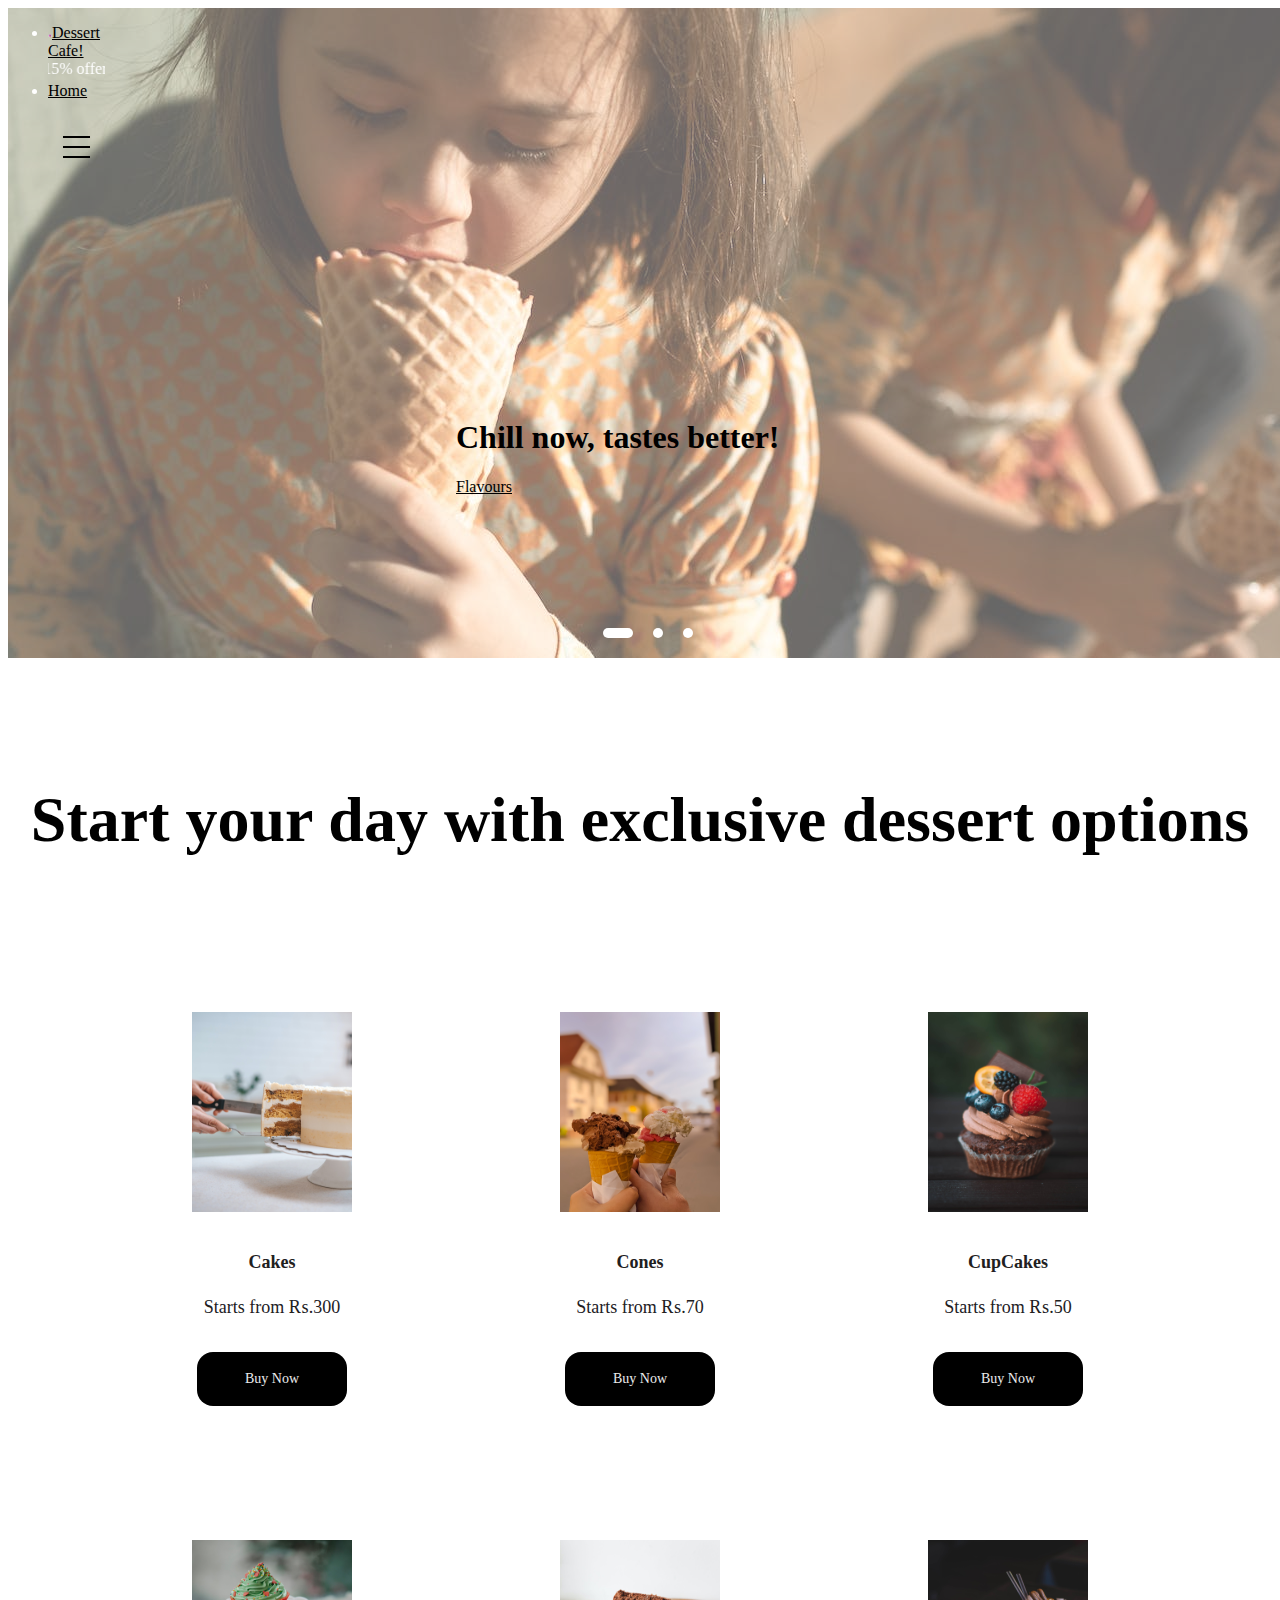
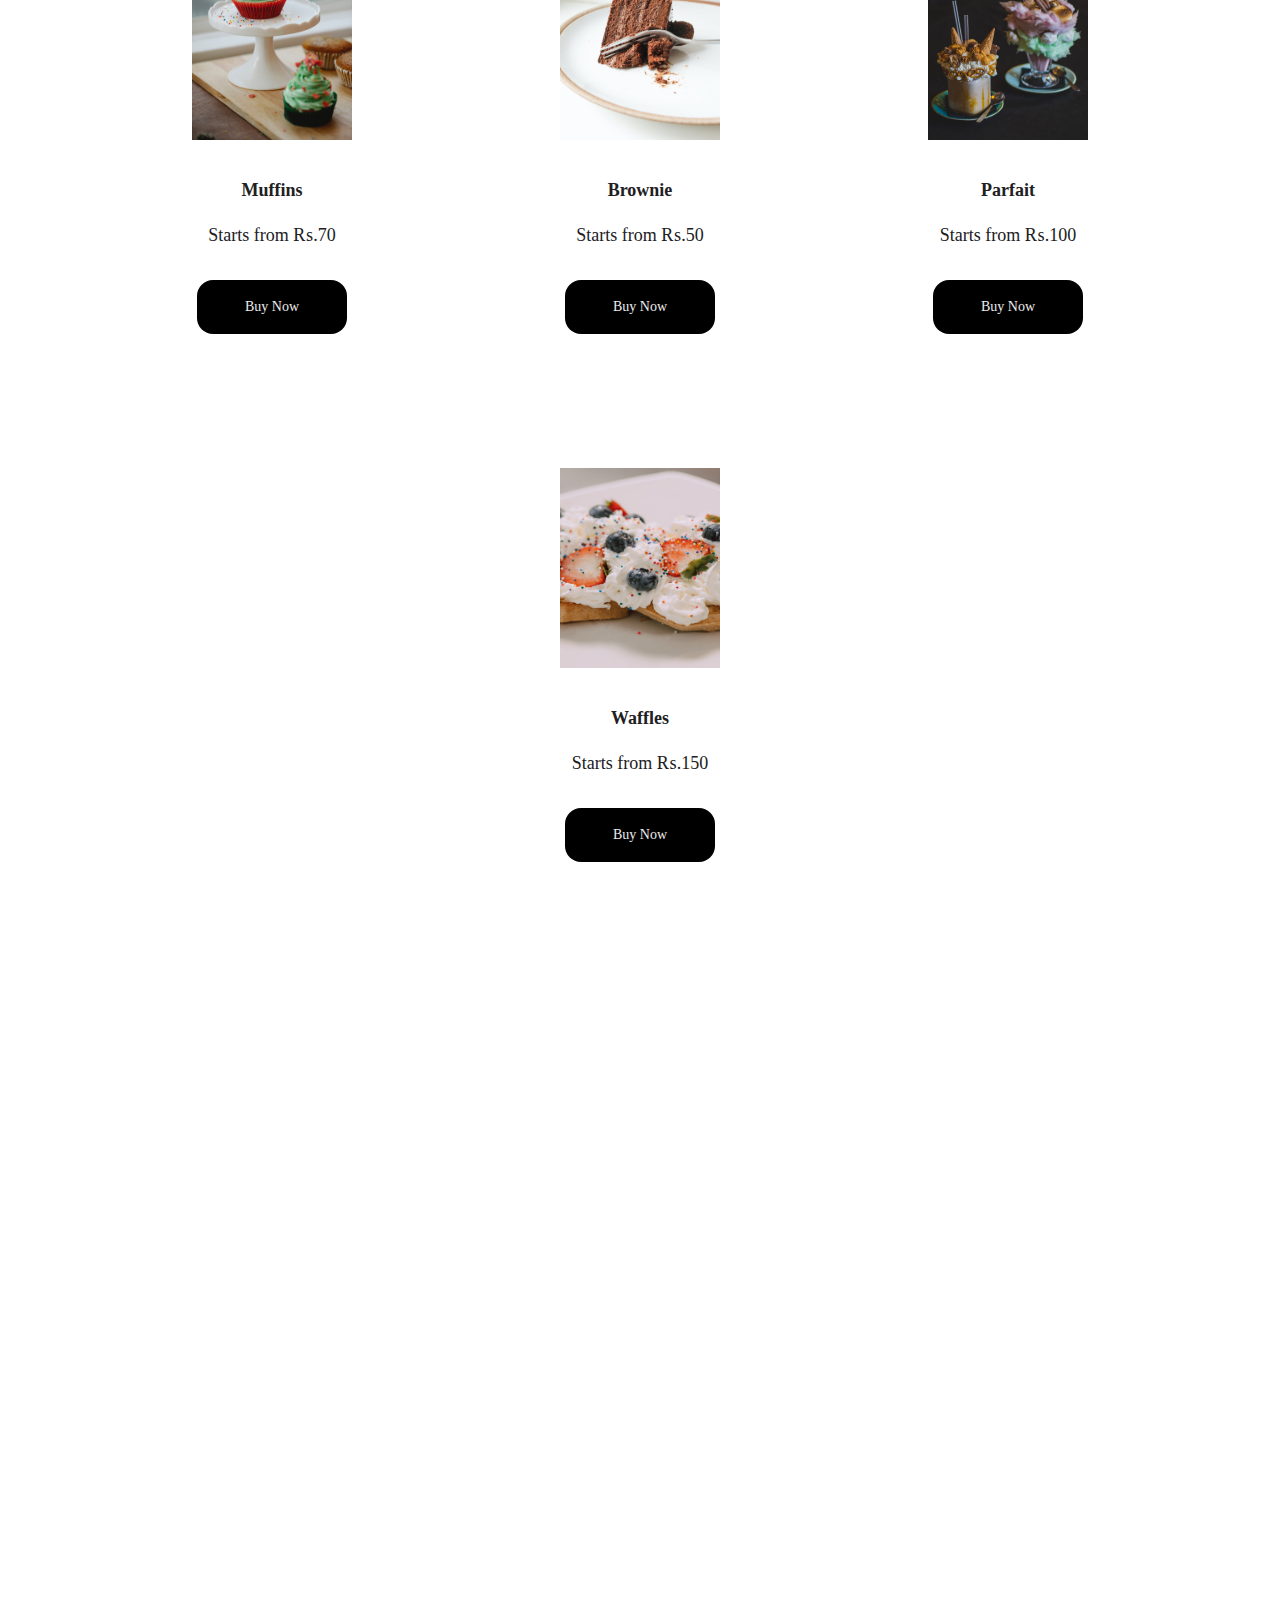
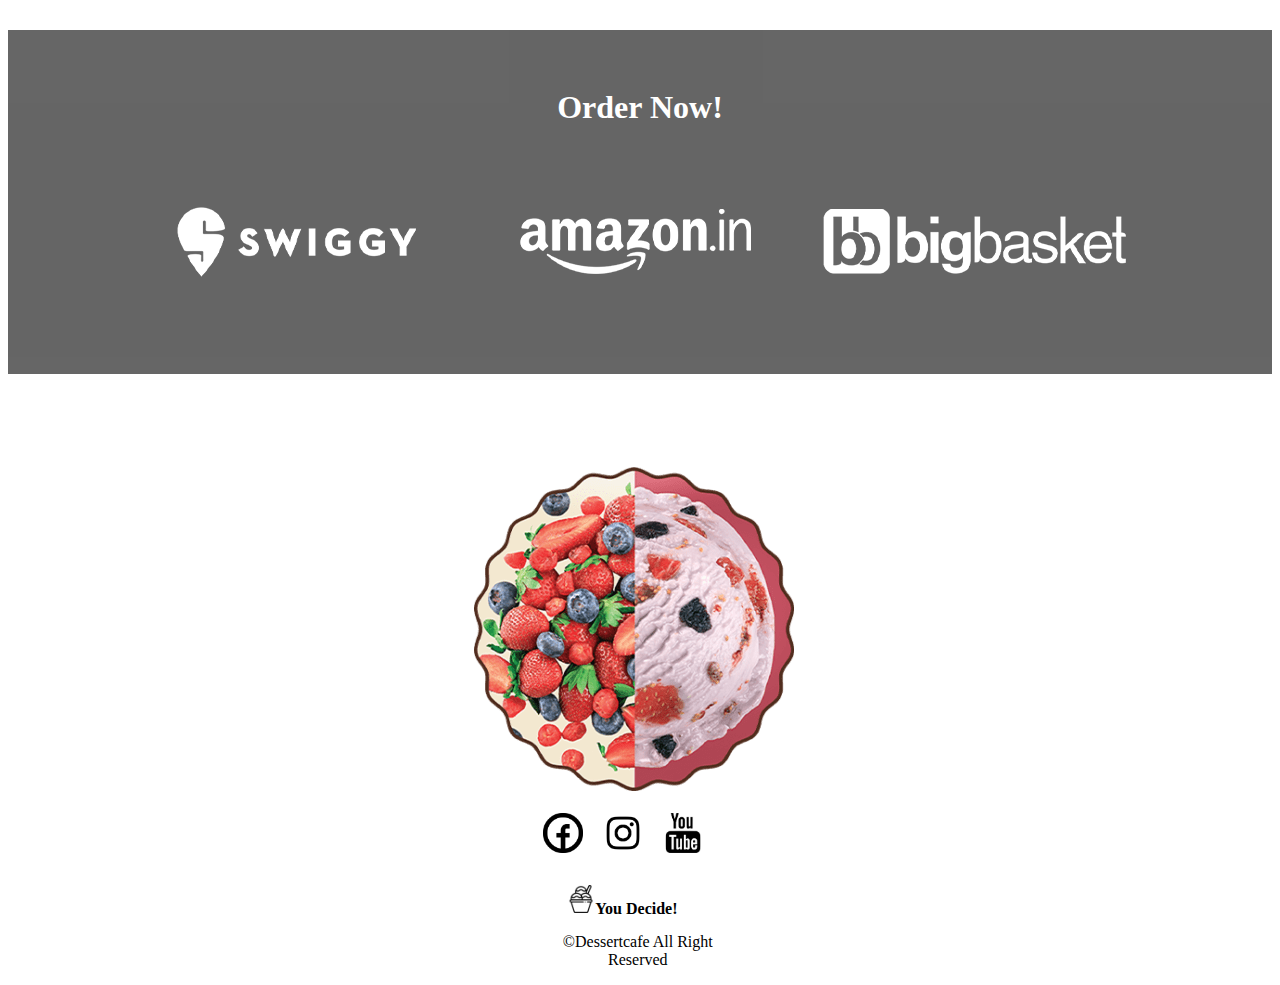
<file: index.html>
<!DOCTYPE html>
<html lang="en">

<head>
    <meta charset="UTF-8">
    <meta name="viewport" content="width=device-width, initial-scale=1.0">
    <title>Dessertcafe</title>
    <link rel="icon" type="image/x-icon" href="./1691779.png">
    <link rel="stylesheet" href="./style.css">
    <link rel="stylesheet" href="https://cdnjs.cloudflare.com/ajax/libs/font-awesome/6.5.1/css/all.min.css">
    <link href="https://cdn.jsdelivr.net/npm/bootstrap@5.3.2/dist/css/bootstrap.min.css" rel="stylesheet"
        integrity="sha384-T3c6CoIi6uLrA9TneNEoa7RxnatzjcDSCmG1MXxSR1GAsXEV/Dwwykc2MPK8M2HN" crossorigin="anonymous">
</head>

<body>
    <!--Nav bar-->
    <div id="navbar" class="nav navbar-dark  fixed-top">

        <ul class="nav nav-pills ">
            <nav class="navbar  navbar-expand-lg ">

                <li class="nav-item">
                    <a class="navbar-brand" id="icon" href="#" style="color: #000000;">

                        <img src="ice cream icon.png" alt="not found" width="7%">Dessert Cafe!
                    </a>
                </li>
                <marquee behavior="content" direction="right" style="color:#ffffff ;">Becoming our user getting upto 15%
                    offer!</marquee> <span></span>
                <li class="nav-item">
                    <a class="navbar-brand" aria-current="page" href="index.html" style="color: #000000;">Home</a>
                </li>
                &ensp;&ensp;&ensp;

                <div id="burger-menu">
                    <span></span>
                </div>

                <div id="menu">
                    <ul>
                        <li><a href="Login/index.html">Login</a></li>
                        <li><a href="about/index.html">About Us</a></li>
                        <li><a href="https://www.google.com/maps/d/viewer?mid=1CJ0groJj4c7Z0yPxdLlOgMUjZDpExeY&femb=1&ll=20.512903587584653%2C79.58302745000002&z=5">Contact Us</a></li>
                        <!-- <li><a href="#">Help</a></li> -->
                    </ul>
                </div>




            </nav>

        </ul>

    </div>


    <!-- sliding element -->
    <div class="slider">

        <div class="list">
            <div class="item">
                <img src="ice 1.jpg" alt="not found">
            </div>
            <div class="item">

                <img src="pexels-katya-wolf-8734117.jpg" alt="not found">

            </div>
            <div class="item" id="img">
                <img src="pexels-kampus-production-8926029.jpg" alt="not found">

            </div>

        </div>


        <div class="buttons">
            <div class="text">
                <h1 style="color:black">Chill now, tastes better!</h1>
                <a class="btn btn-outline-light btn-lg" id="topbtn" href="samplee/flavours/flavour.html" target="_blank"
                    style="color:black">Flavours</a>
            </div>
            <button id="next">></button>
            <button id="prev">
            </button>
            <button id="next">></button>

        </div>

        <ul class="dots">
            <li class="active"></li>
            <li></li>
            <li></li>

        </ul>
    </div>
    <br>
    <br>
    <br>
    <br>
    <!-- contents  -->

    <section class="products">
        <h2>Start your day with exclusive dessert options</h2>
        <div class="all-products">
            <div class="product">
                <img src="cakes.jpg">
                <div class="product-info">
                    <h4 class="product-title">Cakes
                    </h4>
                    <p class="product-price">Starts from &#8360.300</p>
                    <a class="product-btn" href="#">Buy Now</a>

                </div>
            </div>
            <div class="product">
                <img src="cones.jpg">
                <div class="product-info">
                    <h4 class="product-title">Cones
                    </h4>
                    <p class="product-price">Starts from &#8360.70</p>
                    <a class="product-btn" href="#">Buy Now</a>

                </div>
            </div>
            <div class="product">
                <img src="cupcake.jpg">
                <div class="product-info">
                    <h4 class="product-title">CupCakes
                    </h4>
                    <p class="product-price">Starts from &#8360.50</p>
                    <a class="product-btn" href="#">Buy Now</a>

                </div>
            </div>
            <div class="product">
                <img src="muffins.jpg">
                <div class="product-info">
                    <h4 class="product-title">Muffins
                    </h4>
                    <p class="product-price"> Starts from &#8360.70</p>
                    <a class="product-btn" href="#">Buy Now</a>

                </div>
            </div>
            <div class="product">
                <img src="brownie.jpg">
                <div class="product-info">
                    <h4 class="product-title">Brownie
                    </h4>
                    <p class="product-price"> Starts from &#8360.50</p>
                    <a class="product-btn" href="#">Buy Now</a>

                </div>
            </div>
            <div class="product">
                <img src="parfaits.jpg">
                <div class="product-info">
                    <h4 class="product-title">Parfait
                    </h4>
                    <p class="product-price"> Starts from &#8360.100</p>
                    <a class="product-btn" href="#">Buy Now</a>

                </div>
            </div>
            <div class="product">
                <img src="waf.jpg">
                <div class="product-info">
                    <h4 class="product-title">Waffles
                    </h4>
                    <p class="product-price"> Starts from &#8360.150</p>
                    <a class="product-btn" href="#">Buy Now</a>

                </div>
            </div>
        </div>
    </section>
    <br>
    <br>
    <br>
    <br>
    <br>
    <br>

    <!-- brand -->
    <section class="brand reveal">
        <div class="preparation">
            <div class="leaf">
                <img src="herbal-spa-treatment-leaves.png" alt="not founf"
                    style=" width:20%; padding: 1%; border-radius: 50%; background-color: #f3c5f5;">
                <br>
                <br>
                <!-- 
                <i class="fa-brands fa-canadian-maple-leaf"
                    style="font-size:80px;color:green;background-color: #f5c284; padding: 2%; border-radius: 50%;"></i> -->
                <h3>No added preservatives</h3>
                <h6>Natural taste, no preservatives, have it when you want!</h6>
            </div>
            &ensp; &ensp; &ensp; &ensp;&ensp;
            <div class="leaf">

                <img src="milk-box.png" alt="not founf"
                    style=" width:20%; padding: 1%; border-radius: 50%; background-color: #f3c5f5;">
                <br>
                <br>

                <h3>Made with milk</h3>
                <h6>We only use the available milk that is organic from the formers</h6><br> <br>
                <br>
                <br>
            </div>

            <br>
            <br>
            <br>
            <div class="preparation2">
                <div class="leaf">

                    <img src="cashew.png" alt="not founf"
                        style=" width:20%; padding: 1%; border-radius: 50%; background-color: #f3c5f5;">
                    <br>
                    <br>

                    <h3>Finest ingredients</h3>
                    <h6>All are hand-picked, manually cleaned, and are only used whole</h6>
                </div>
                &ensp; &ensp; &ensp; &ensp;&ensp;
                <div class="leaf">

                    <img src="lemon-juice.png" alt="not founf"
                        style=" width:20%; padding: 1%; border-radius: 50%; background-color: #f3c5f5;">
                    <br>
                    <br>

                    <h3>Finest ingredients</h3>
                    <h6>All are hand-picked, manually cleaned, and are only used whole</h6>
                </div>
            </div>
        </div>
    </section>
    <br>
    <br>
    <br>
    <section class="order">
        <h1>Order Now!</h1>
        <div class="img">
            &ensp; &ensp; &ensp; &ensp;&ensp;&ensp; &ensp;
            <img src="SwiggyGrey.png" alt="not applicable"> &ensp; &ensp; &ensp; &ensp;&ensp;&ensp; &ensp; &ensp;
            &ensp;&ensp;
            <img src="AmazonIndiaGrey.png" alt="not applicable"> &ensp; &ensp; &ensp; &ensp;&ensp;
            &ensp;&ensp;

            <img src="BigBasketGrey.png" alt="not applicable">
        </div>
    </section>
    <br>
    <br>
    <br>
    <section class="final">
        <img src="Chakra-320x324.png" alt="not applicable" style="left: 50%;">
        <br>
        <br>
        <section class="logo">

            <img src="facebook.png" alt="" style="height: 40px;">&ensp; &ensp;
            <img src="insta.jpg" alt="" style="height: 40px; "> &ensp; &ensp;
            <img src="download.png" alt="" style="height: 40px;  "><br>
            <br>
            <br>
            <br>
            
            <div class="copyright"> 
                &ensp; &ensp; <img src="./1691779.png" alt=""  width="15%" ><b>You Decide!</b> 
                <p style="  text-align: center;">&#169;Dessertcafe All Right Reserved </p>
            </div>
        </section>
        
    </section>
 
    



    <script src="./app.js"></script>
</body>

</html>
</file>
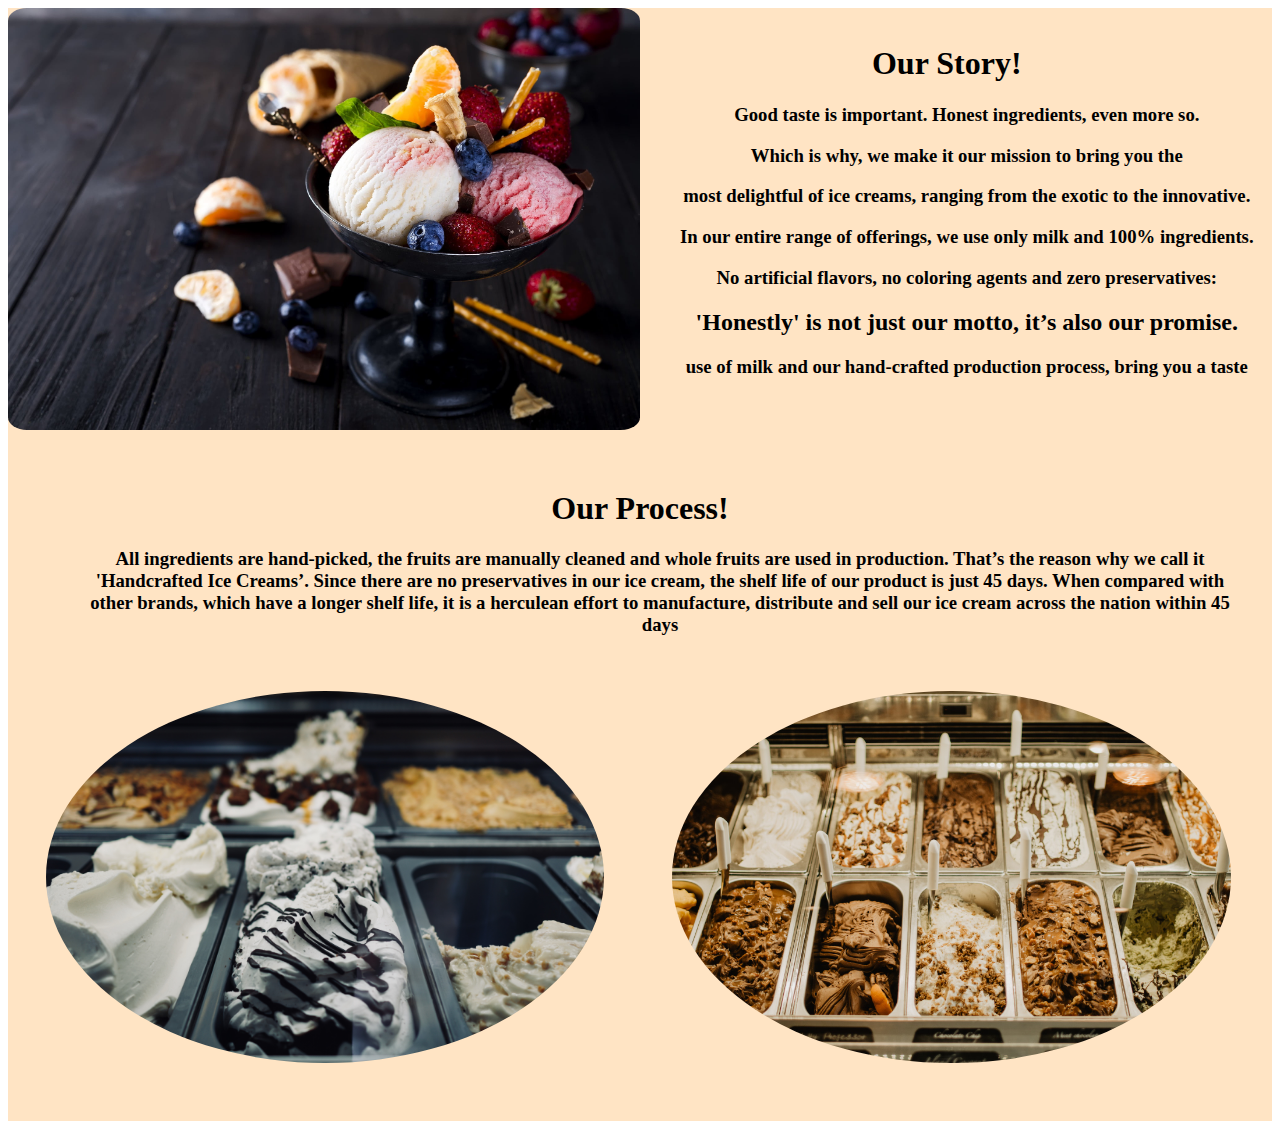
<file: about/index.html>
<!DOCTYPE html>
<html lang="en">

<head>
    <meta charset="UTF-8">
    <meta name="viewport" content="width=device-width, initial-scale=1.0">
    <title>About</title>
    <link rel="stylesheet" href="style.css">
</head>

<body>
    <section class="top">
        <img src="peakpx.jpg" alt="">

        <dl >
            <dt>
                <h1 style=" text-align: center;">Our Story!</h1>
            </dt>
            <dd style=" text-align: center;">
                <h3 >Good taste is important. Honest ingredients, even more so. </h3>
                <h3> Which is why, we make it our mission to bring you the </h3>
                <h3>most delightful of ice creams, ranging from the exotic to the innovative.</h3>
                <h3>In our entire range of offerings, we use only milk and 100% ingredients.</h3>
                <h3>No artificial flavors, no coloring agents and zero preservatives: </h3>
                <h2>'Honestly' is not just our motto, it’s also our promise.</h2>
                <h3> use of milk and our hand-crafted production process, bring you a taste</h3>
            </dd>
     
            &ensp;

    </section>
    <section class="bottom">
      

        <dl >
            <dt>
                <h1 style=" text-align: center;">Our Process!</h1>
            </dt>
            <dd style=" text-align: center;">
                <h3>All ingredients are hand-picked, the fruits are manually cleaned and whole fruits are used in production. That’s the reason why we call it 'Handcrafted Ice Creams’. Since there are no preservatives in our ice cream, the shelf life of our product is just 45 days. When compared with other brands, which have a longer shelf life, it is a herculean effort to manufacture, distribute and sell our ice cream across the nation within 45 days</h3>
            </dd>
     
            &ensp;
            <br>
            <br>
            <img src="background1.jpg" alt="">  &ensp; &ensp; &ensp; &ensp;&ensp; &ensp;<img src="background.jpg" alt="">
    </section>
</body>

</html>
</file>
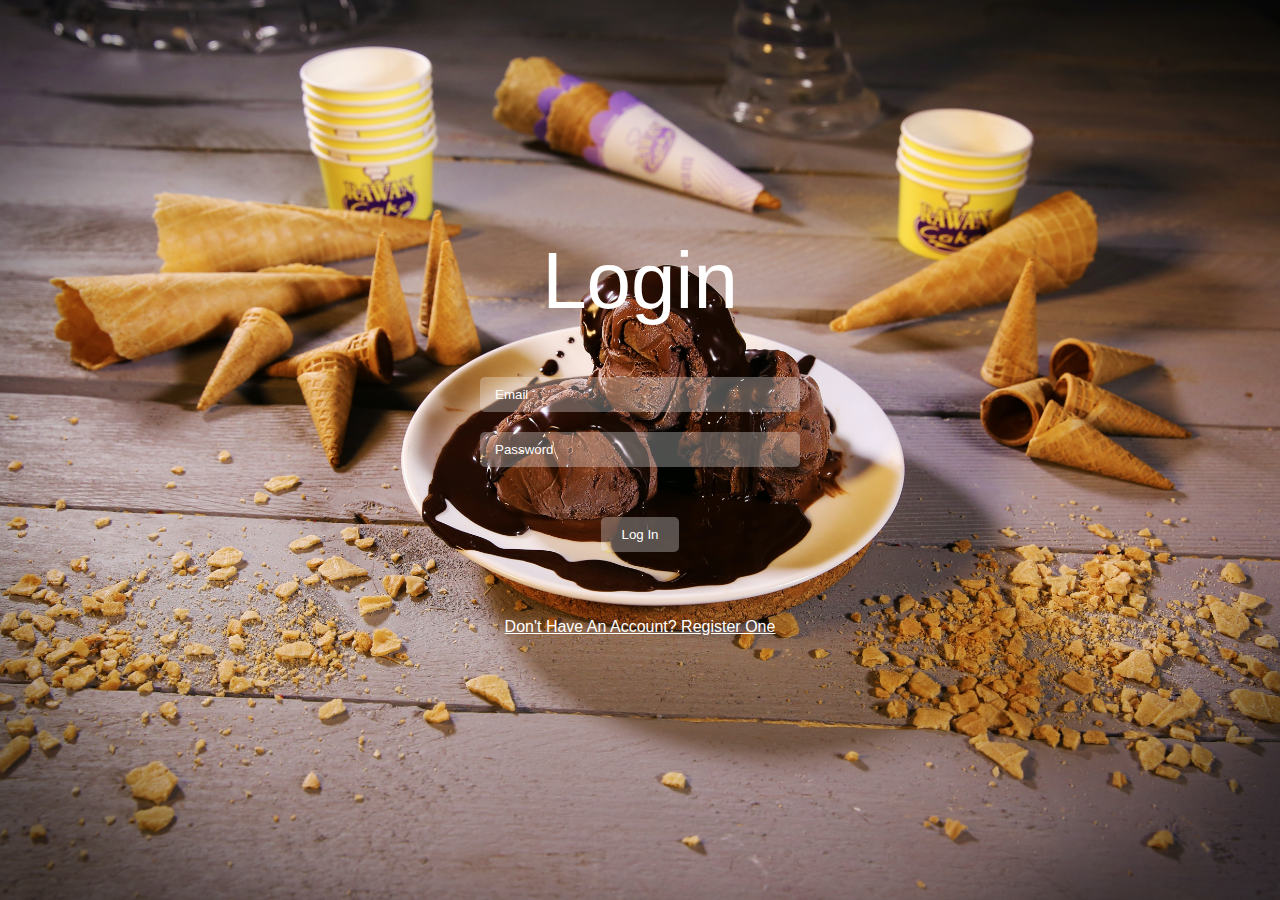
<file: Login/index.html>
<!DOCTYPE html>
<html lang="en">
<head>
    <meta charset="UTF-8">
    <meta name="viewport" content="width=device-width, initial-scale=1.0">
    <title>Login Page</title>

    <link rel="stylesheet" href="style.css">

</head>
<body>

    <div class="alert-box">
        <p class="alert"></p>
    </div>

    <div class="form">
        <h1 class="heading">login</h1>
        <input type="email" placeholder="email" autocomplete="off" class="email" required>
        <input type="password" placeholder="password" autocomplete="off" class="password" required>
        <button class="submit-btn">log in</button> <br> <br>
        <a href="/register" class="link">don't have an account? Register one</a>
    </div>

    <script src="main.js"></script>
    
</body>
</html>
</file>
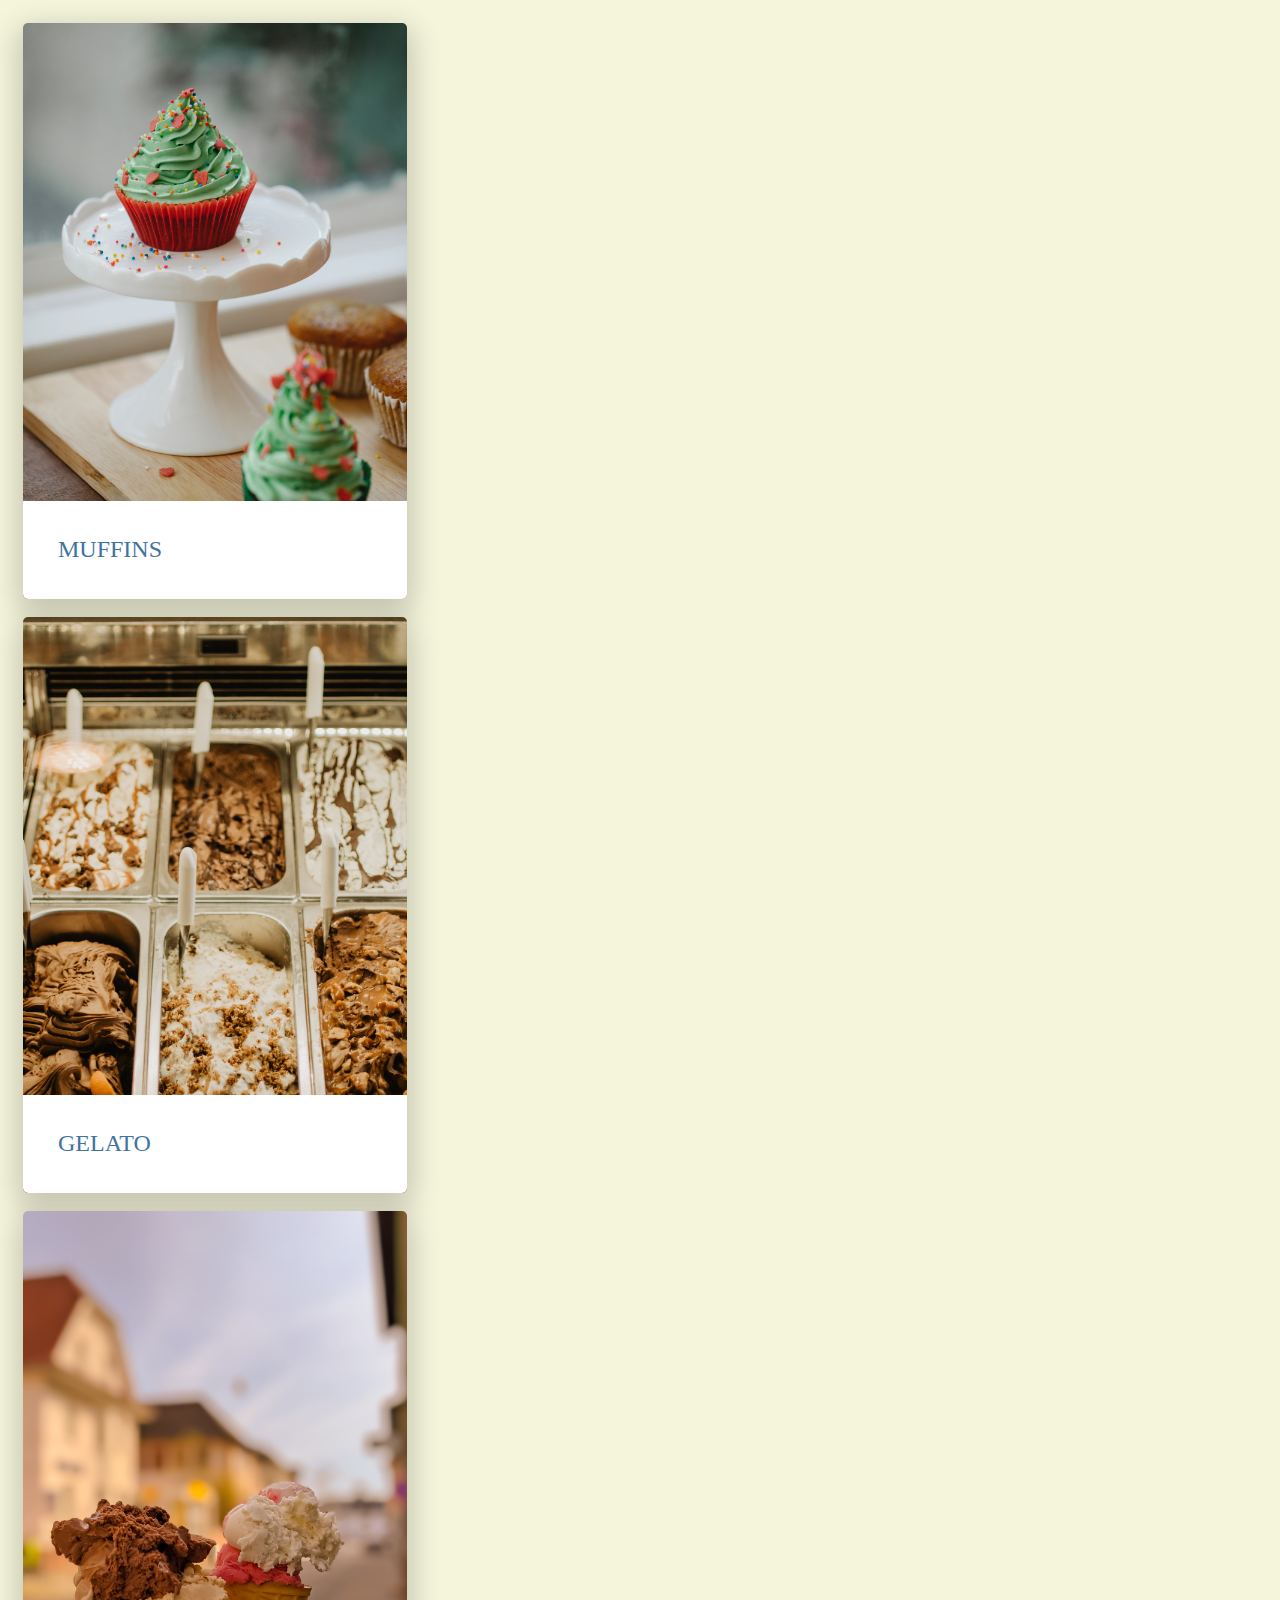
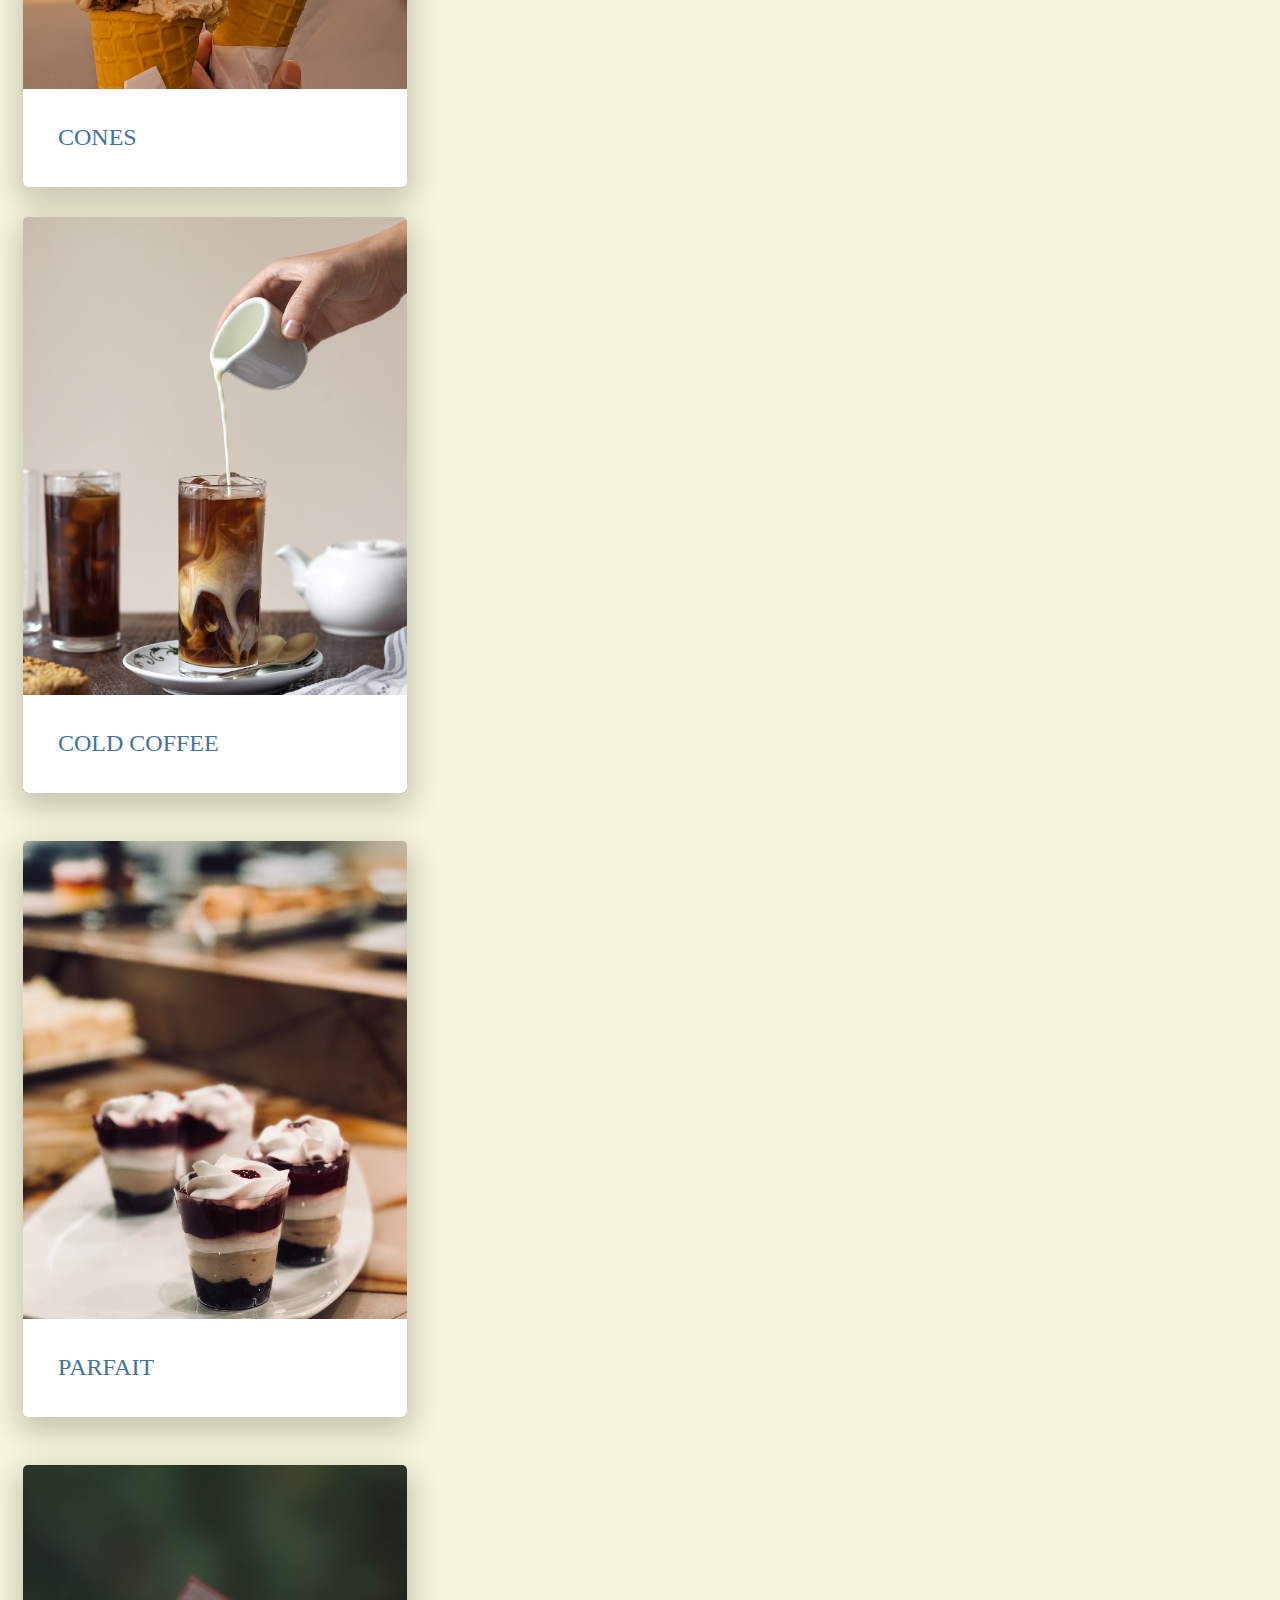
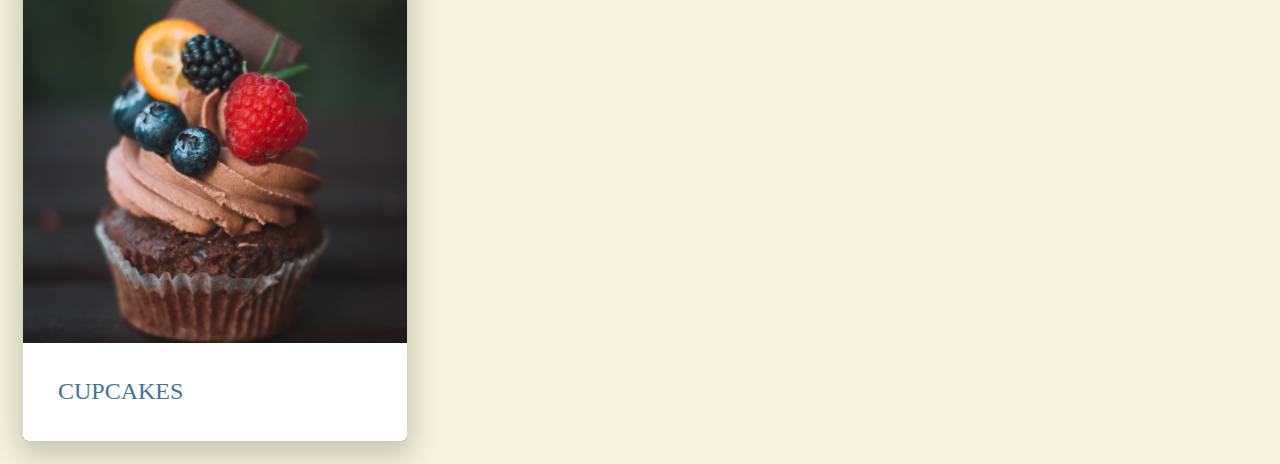
<file: samplee/flavours/flavour.html>
<!DOCTYPE html>
<html lang="en">

<head>
    <meta charset="UTF-8">
    <meta name="viewport" content="width=device-width, initial-scale=1.0">
    <title>flavours</title>


    <link rel="stylesheet" href="https://cdn.jsdelivr.net/npm/bootstrap@5.3.2/dist/css/bootstrap.min.css"
        rel="stylesheet" integrity="sha384-T3c6CoIi6uLrA9TneNEoa7RxnatzjcDSCmG1MXxSR1GAsXEV/Dwwykc2MPK8M2HN"
        crossorigin="anonymous">

    <link rel="stylesheet" href="./flavour.css">

</head>

<body>
    <main>
        <div class="container-fluid">
            <div class="row">
                <!-- #1 -->
                <div class="card">
                    <img src="muffins.jpg" alt="notfound">
                    <div class="card-content">
                        <h2>Muffins</h2>
                        <p>An individual cup-shaped quick bread made with wheat flour,
                            cornmeal, or the like, and baked in a pan (muffin pan) containing a series of cuplike forms.
                        </p>
                        <a href="#">ReadMore</a>
                    </div>
                </div>
                &ensp; &ensp; &ensp; &ensp; &ensp; &ensp;
                <!-- #2 -->
                <div class="card">
                    <img id="gelato" src="pexels-roman-odintsov-5061197 (1).jpg" alt="notfound">
                    <div class="card-content">
                        <h2>Gelato</h2>
                        <p>In Italian, gelato is the generic word for ice cream and means simply "frozen",
                            independent of the style, so every kind of ice cream is referred to.</p>
                        <a href="#">ReadMore</a>
                    </div>
                </div>
                &ensp; &ensp; &ensp; &ensp; &ensp; &ensp;
                <!-- #3 -->
                <div class="card">
                    <img id="gelato" src="cones.jpg" alt="notfound">
                    <div class="card-content">
                        <h2>Cones</h2>
                        <p>An ice cream cone or poke is a brittle, cone-shaped pastry, usually made of a wafer similar
                            in
                            texture to a waffle, made so ice cream can becarried and eaten without a bowl or spoon.</p>
                        <a href="#">ReadMore</a>
                    </div>
                </div>

                <!-- #4 -->
                <div class="card" id="row2">
                    <img id="gelato" src="cold coffe.jpg" alt="notfound">
                    <div class="card-content">
                        <h2>Cold Coffee</h2>
                        <p>Iced coffee is a coffee beverage served cold. It may be prepared either by brewing
                            coffee normally and then serving it over ice or in cold milk or by brewing the coffee cold.
                        </p>
                        <a href="#">ReadMore</a>
                    </div>
                </div>

                &ensp; &ensp; &ensp; &ensp; &ensp; &ensp;
                <!-- #5 -->
                <div class="card" id="row2">
                    <img id="gelato" src="parfait.jpg" alt="notfound">
                    <div class="card-content">
                        <h2>Parfait</h2>
                        <p>Parfait is either of two types of dessert. In France, where the dish originated, parfait is
                            made by boiling cream,
                            egg, sugar and syrup to create a custard-like pure which is then frozen.
                        </p>
                        <a href="#">ReadMore</a>
                    </div>
                </div>

                &ensp; &ensp; &ensp; &ensp; &ensp; &ensp;
                <!-- #6 -->
                <div class="card" id="row2">
                    <img id="gelato" src="cupcake.jpg" alt="notfound">
                    <div class="card-content">
                        <h2>CupCakes</h2>
                        <p>A cupcake, fairy cake, or bun is a small cake designed to serve one person,
                            which may be baked in a small thin paper or aluminum cup
                        </p>
                        <a href="#">ReadMore</a>
                    </div>
                </div>



               


            </div>
        </div>

    

    </main>
</body>

</html>
</file>
<file: style.css>
.nav {
    color: #fff;
    position: absolute;
    z-index: 2;

    border: none;
    /* border: 1px solid black; */
}


#burger-menu {
    cursor: pointer;
    height: 27px;
    width: 27px;
    margin: 15px;
    overflow: visible;
    position: relative;
    z-index: 2;
    /* border: 1px solid black;
     */
}

#burger-menu span,
#burger-menu span:before,
#burger-menu span:after {
    background: black;
    display: block;
    height: 2px;
    opacity: 1;
    position: absolute;
    transition: 0.3s ease-in-out;

}

#burger-menu span:before,
#burger-menu span:after {
    content: "";
}

#burger-menu span:before {
    left: 0px;
    top: -10px;
    width: 27px;

}

#burger-menu span {
    right: 0px;
    top: 13px;
    width: 27px;
}

#burger-menu span:after {
    left: 0px;
    top: 10px;
    width: 27px;
}

#burger-menu.close span:before {
    top: 0px;
    transform: rotate(90deg);
    width: 27px;
}

#burger-menu.close span {
    transform: rotate(-45deg);
    top: 13px;
    width: 27px;
}

#burger-menu.close span:after {
    top: 0px;
    left: 0;
    transform: rotate(90deg);
    opacity: 0;
    width: 0;
}

#menu {
    z-index: 1;
    min-width: 100%;
    min-height: 100%;
    position: fixed;
    top: 0;
    height: 0;
    visibility: hidden;
    opacity: 0;
    text-align: center;
    padding-top: 20px;
    transition: all 0.3s ease-in-out;
}

#menu.overlay {
    visibility: visible;
    opacity: 1;
    padding-top: 100px;
    background: rgba(0, 0, 0, 0.85);
}

#menu ul {
    padding: 0;
}

#menu li {
    list-style: none;
}

#menu a {
    color: #fff;
    display: block;
    font-size: 32px;
    margin-bottom: 30px;
    text-decoration: none;
}

/*slide*/
.slider {
    width: 1770px;
    max-width: 100vw;
    height: 650px;
    margin: auto;
    position: relative;
    /* overflow:visible; */
    /* border: 1px solid green; */


}

.slider .list {
    position: absolute;
    width: max-content;
    height: 100%;
    left: 0;
    top: 0;
    display: flex;
    transition: 1s;
    /* border: 1px solid rgb(139, 18, 93); */

}


.slider .list .text {
    border: 1px solid black;
    width: 30%;
    display: flex;
    flex-wrap: wrap;


}

.slider .list img {
    /* border:1px solid rgb(84, 19, 187); */
    width: 1770px;
    max-width: 100vw;
    height: 100%;
    object-fit: cover;
    opacity: 0.6;


}

.slider .buttons {
    position: absolute;
    top: 60%;
    left: 35%;
    width: 90%;
    display: flex;
    /* justify-content: space-between; */
}

.slider .buttons #topbtn {
    display: block;
}

.slider .buttons button {
    width: 50px;
    height: 50px;
    border-radius: 50%;
    background-color: #fff5;
    color: #fff;
    border: none;
    font-family: monospace;
    font-weight: bold;
}

.slider .dots {
    position: absolute;
    bottom: 10px;
    left: 0;
    color: #fff;
    width: 100%;
    margin: 0;
    padding: 0;
    display: flex;
    justify-content: center;
}

.slider .dots li {
    list-style: none;
    width: 10px;
    height: 10px;
    background-color: #fff;
    margin: 10px;
    border-radius: 20px;
    transition: 0.5s;
}

.slider .dots li.active {
    width: 30px;
}

button {

    border: none;
    background: transparent;
    z-index: 3;
    display: none;
}


/* content */
h2 {
    text-align: center;
    margin-bottom: 5rem;
    font-size: 4rem;
}

.all-products {
    display: flex;
    align-items: center;
    justify-content: center;
    flex-wrap: wrap;
}

.product {
    overflow: hidden;
    background: #ffffff;
    color: #21201e;
    text-align: center;
    width: 240px;
    height: 400px;
    padding: 2rem;
    display: flex;
    flex-direction: column;
    align-items: center;
    justify-content: center;
    border-radius: 1.2rem;
    margin: 2rem;
}

.product .product-title,
.product .product-price {
    font-size: 18px;
}

.product:hover img {
    scale: 1.1;
    border-radius: 20%;
}

.product:hover {
    box-shadow: 5px 15px 25px rgb(197, 196, 196);
}

.product img {
    height: 200px;
    width: 160px;
    margin: 1rem;
    transition: all 0.3s;
}

.product a:link,
.product a:visited {
    color: #ececec;
    display: inline-block;
    text-decoration: none;
    background-color: black;
    padding: 1.2rem 3rem;
    border-radius: 1rem;
    margin-top: 1rem;
    font-size: 14px;
    transition: all 0.2s;
}

.product a:hover {
    transform: scale(1.2);
}

/* brand */


.preparation {
    justify-content: center;
    width: 100%;
    display: flex;
    flex-wrap: wrap;
    text-align: center;
    transition: all 0.2s;

    /* border: 1px solid black; */

}

.preparation2 {
    justify-content: center;
    width: 100%;
    display: flex;
    flex-wrap: wrap;
    text-align: center;
    /* border: 1px solid black; */

}

.preparation .leaf {
    /* border: 10px solid red; */
    align-items: center;


}

.reveal {
    position: relative;
    transform: translateY(150px);
    opacity: 0;
    transition: 1s all ease;
}

.reveal.active {
    transform: translateY(0);
    opacity: 1;
}

.order {

    background-color: black;
    text-align: center;
    color: #fff;
    padding: 3%;
    opacity: 0.6;
}

.img {
    transition: all 0.3s;
    display: flex;
    flex-wrap: wrap;
    align-items: center;

    padding: 5%;
    width: 100%;
    /* border: 1px solid black; */
}

.img :hover {
    transform: scale(1.2);
}

.final {
    padding: 3%;
    /* border: 1px solid black; */
    /* width: 40%; */
    position: absolute;
    right: 35%;
    transition: all 0.5 s;
  


}

.final img:hover {
    animation: rotation 6s infinite linear;
}
.logo {
    /* border: 1px solid black; */
 position: absolute;
    display: flex;
    flex-wrap: wrap;
    width: 190px;
    right: 25%;
}

@keyframes rotation {
    from {
        transform: rotate(0deg);
    }

    to {
        transform: rotate(360deg);
    }
}



@media screen and (max-width: 768px) {
    .nav {
        margin-right: 7%;
        justify-content: center;
        /* border: 1px solid black; */

        transition: all none;
    }

    .slider {
        height: 400px;
        justify-content: center;
    }

    .slider .buttons {
        left: 20%;

    }

    .slider #img {
        width: max-content;
    }

    .product h2 {
        align-items: center;
    }

    .buttons .text {
        right: 20%;
    }
}
</file>
<file: about/style.css>
.top{
  display: flex;
  flex-wrap: wrap;  
  background-color: bisque;
  /* border: 1px solid black; */
}
.top img{
    width: 50%;
    border-radius: 3%;
}
.bottom{
    background-color: bisque;
    padding: 3%;
}
.bottom img{
    width: 47%;
    border-radius: 50%;
}
</file>
<file: Login/style.css>
*{
    margin: 0;
    padding: 0;
    box-sizing: border-box;
}

*:focus{
    outline: none;
}

body{
    position: relative;
    width: 100%;
    min-height: 100vh;
    height: auto;
    display: flex;
    justify-content: center;
    align-items: center;
    background: url('back.jpg');
    background-size: cover;
    background-position: center;
    font-family: 'roboto', sans-serif;
}

.form{
    width: 400px;
    height: auto;
    color: #fff;
    font-family: 'roboto', sans-serif;
}

.heading{
    opacity: 0;
    text-transform: capitalize;
    text-align: center;
    font-size: 80px;
    font-weight: 300;
    margin-bottom: 50px;
}

input,
.submit-btn{
    opacity: 0;
    width: 80%;
    height: 35px;
    display: block;
    margin: 20px auto;
    border-radius: 5px;
    background: rgba(255, 255, 255, 0.3);
    border: none;
    color: #fff;
    padding: 15px;
    transition: .5s;
    text-transform: capitalize;
}

input::placeholder{
    color: #fff;
}

input:focus,
.submit-btn:hover{
    background: #fff;
    color: #000;
}

input:focus::placeholder{
    color: #000;
}

.submit-btn{
    width: auto;
    padding: 0 20px;
    cursor: pointer;
    margin: 50px auto 0;
    opacity: 0;
}

.link{
    opacity: 0;
    text-align: center;
    text-transform: capitalize;
    color:white;
    display: block;
    margin: 30px auto;
}

.link:hover{
    color: #000000;
}

.alert-box{
    position: absolute;
    top: -100%;
    left: 50%;
    transform: translateX(-50%);
    min-width: 150px;
    max-width: 90%;
    width: auto;
    height: auto;
    padding: 10px;
    text-transform: capitalize;
    background: rgb(255, 119, 119);
    border-top: 10px solid rgb(255, 37, 37);
    border-bottom-left-radius: 10px;
    border-bottom-right-radius: 10px;
    color: #fff;
    font-family: 'roboto', sans-serif;
    text-align: center;
    transition: 1s;
}
</file>
<file: samplee/flavours/flavour.css>
body {
    background-color: beige;
    color: #fff;
}

main {
    padding: 15px;
    min-height: 100vh;
    display: flex;
}

.card {
    /* border: 1px solid black; */
    width: 24rem;
    height: 36rem;
    background-color: bisque;
    border-radius: 5px;
    overflow: hidden;
    cursor: pointer;
    position: relative;
    box-shadow: 0 10px 30px 5px rgba(0, 0, 0, 0.2);
}

.card img {
    /* border: 1px solid black; */
    position: absolute;
    object-fit: cover;
    /* width: 100%; */
    height: 100%;
    left: 0;

}

.card-content {
    position: absolute;
    bottom: -50px;
    left: 0px;
    padding: 15px 35px;
    background-color: #fff;
    color: #333;
    transition: bottom 0.3s ease-in-out;
}

.card:hover .card-content {
    bottom: 0;

}

.card-content h2 {
    min-height: 50px;
    color: #40739e;
    font-weight: 400;
    text-transform: uppercase;
}

.card-content p {
    max-height: 0;
    overflow: hidden;
    margin-bottom: 10px;
    font-size: large;
    text-align: justify;
}

.card:hover .card-content p {
    max-height: 150px;
    transition: max-height 0.3s ease-in-out;

}

.card-content a {
    text-decoration: none;
}

.card-content a:hover {
    text-decoration: underline;
}

.row {
    /* border: 1px solid black; */
    margin: auto;

}

.card #gelato {
    left: 0;
}

.container-fluid {
    /* border: 1px solid black; */

}
#row2 {
    margin-top: 30px;

}
</file>
